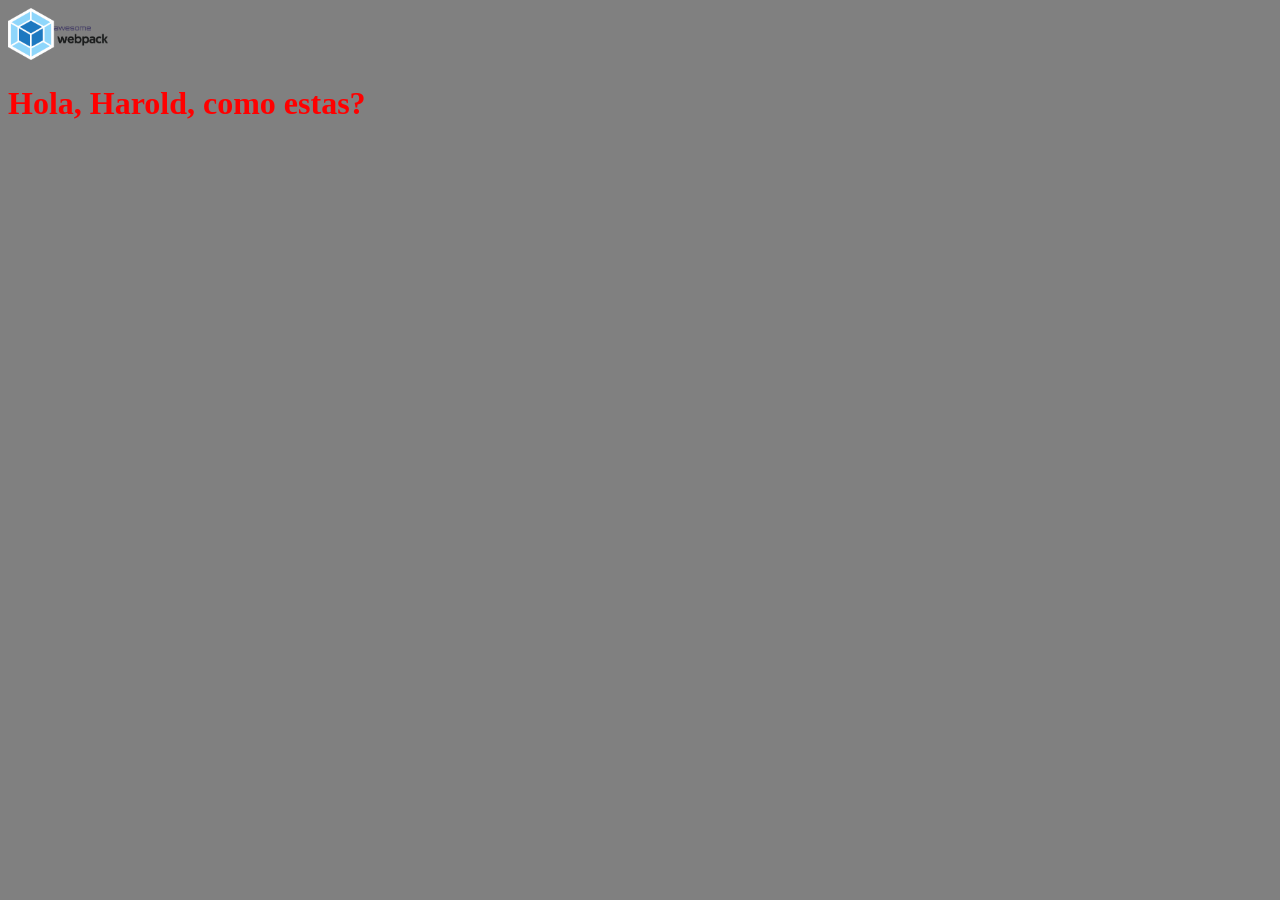
<file: docs/index.html>
<!doctype html><html lang="en"><head><meta charset="UTF-8"><meta name="viewport" content="width=device-width,initial-scale=1"><title>WebPack Basico</title><link href="main.cc2640c463ad17a8a9f5.css" rel="stylesheet"></head><body><img src="assets/webpack-sprite.png" alt="webpack logo"><script src="main.1144e2b564fbb14de410.js"></script></body></html>
</file>
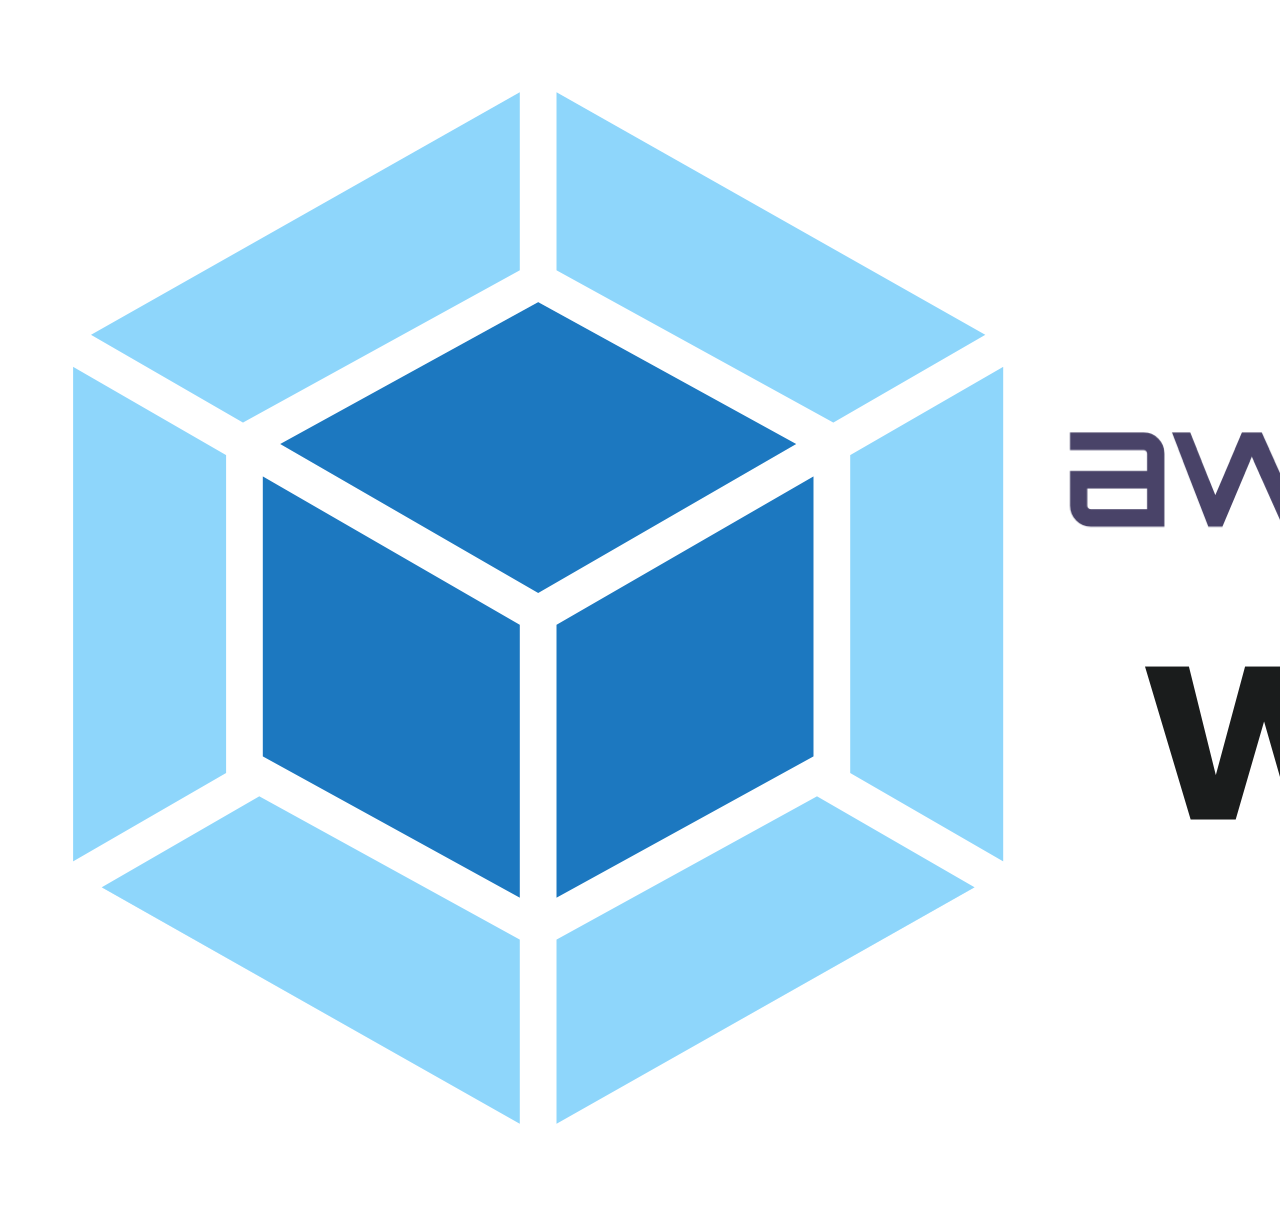
<file: src/index.html>
<!DOCTYPE html>
<html lang="en">
<head>
    <meta charset="UTF-8">
    <meta name="viewport" content="width=device-width, initial-scale=1.0">
    <title>WebPack Basico</title>
</head>
<body>

    <img src="./assets/webpack-sprite.png" alt="webpack logo"> 

    <!-- <script src="/src/index.js"></script> -->
</body>
</html>
</file>
<file: docs/main.cc2640c463ad17a8a9f5.css>
body,html{background-color:grey}img{width:100px}
</file>
